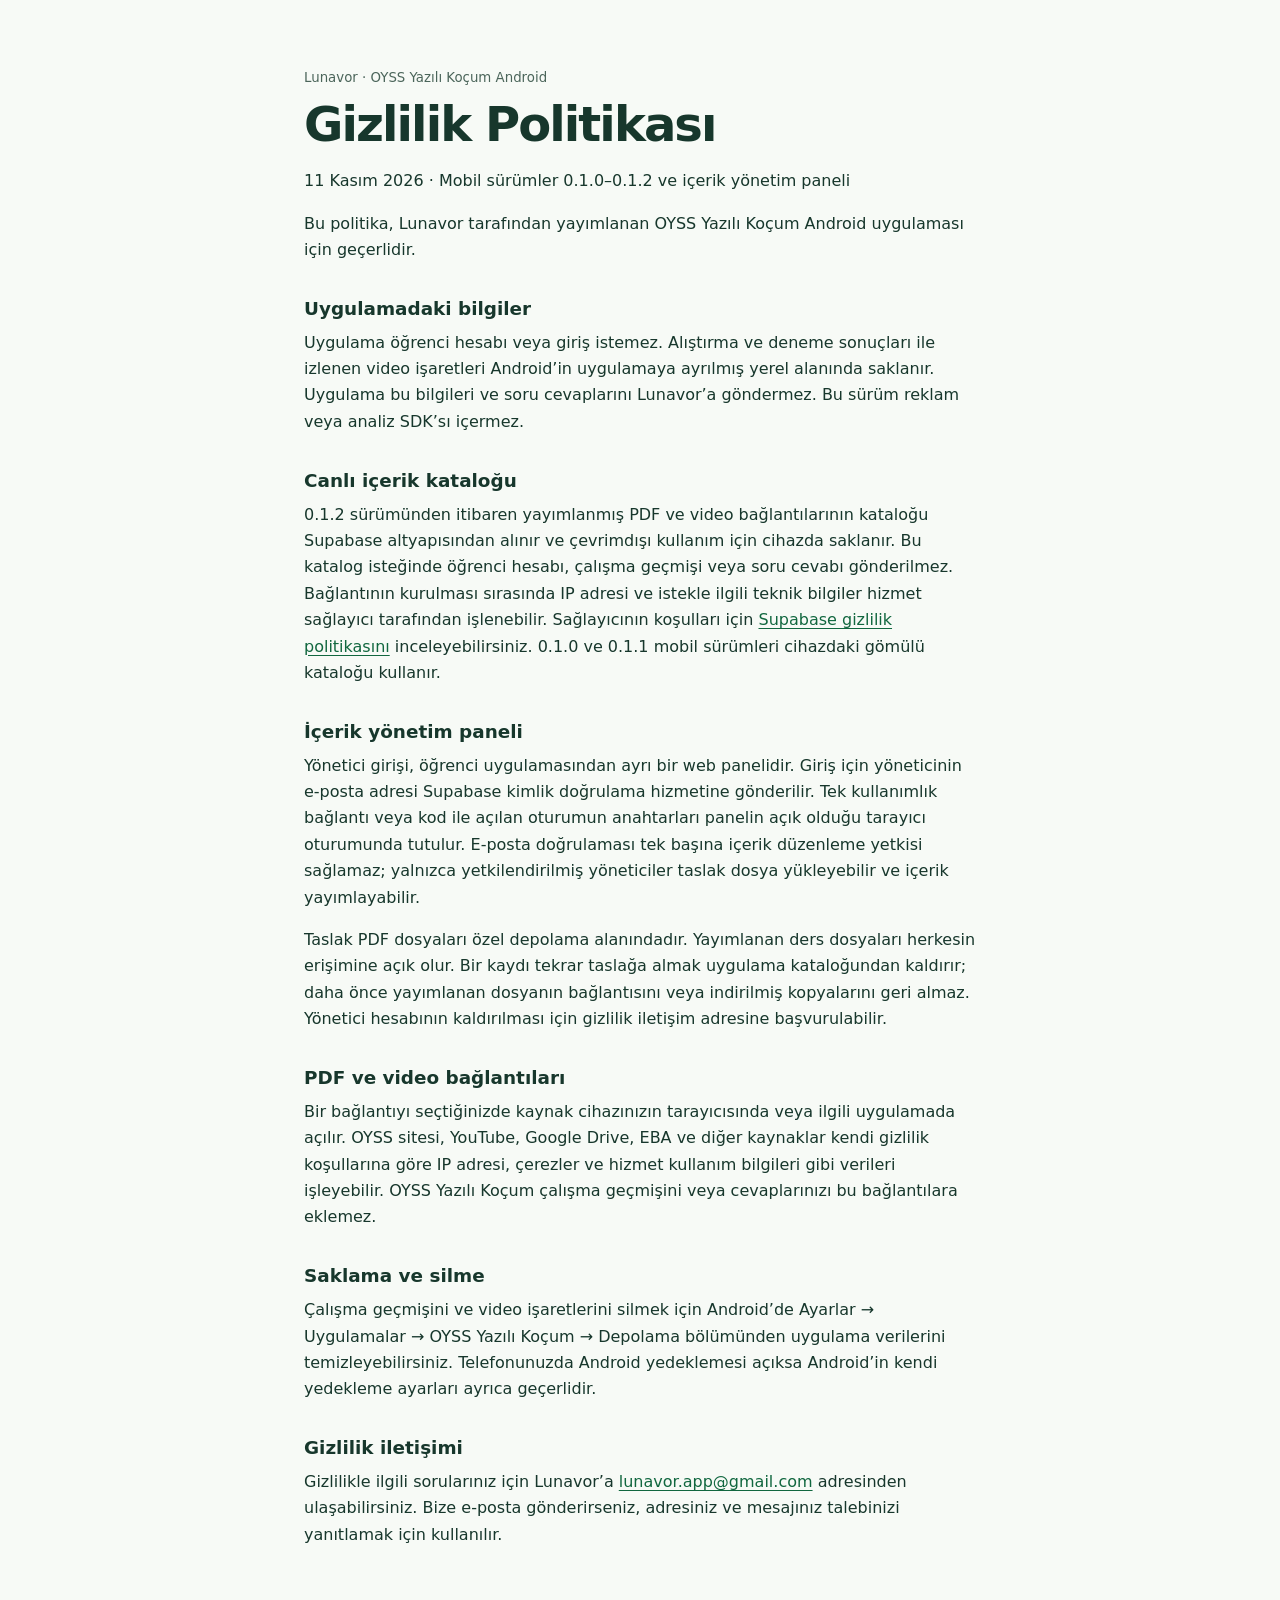
<file: index.html>
<!doctype html>
<html lang="tr">
<meta charset="utf-8">
<meta name="viewport" content="width=device-width, initial-scale=1">
<title>OYSS Yazılı Koçum · Gizlilik Politikası</title>
<style>
  :root { color-scheme: light; background: #f7faf6; color: #17372c; font: 16px/1.65 system-ui, sans-serif; }
  main { max-width: 42rem; margin: 4rem auto; padding: 0 1.25rem; }
  h1 { font-size: clamp(2rem, 7vw, 3rem); line-height: 1.12; letter-spacing: -.04em; margin: .5rem 0 1rem; }
  h2 { font-size: 1.15rem; margin: 1.9rem 0 .35rem; }
  p { margin: .35rem 0 1rem; }
  small { color: #4b655a; }
  a { color: #11673f; text-underline-offset: .18em; }
</style>
<main>
  <small>Lunavor · OYSS Yazılı Koçum Android</small>
  <h1>Gizlilik Politikası</h1>
  <p>11 Kasım 2026 · Mobil sürümler 0.1.0–0.1.2 ve içerik yönetim paneli</p>
  <p>Bu politika, Lunavor tarafından yayımlanan OYSS Yazılı Koçum Android uygulaması için geçerlidir.</p>
  <h2>Uygulamadaki bilgiler</h2>
  <p>Uygulama öğrenci hesabı veya giriş istemez. Alıştırma ve deneme sonuçları ile izlenen video işaretleri Android’in uygulamaya ayrılmış yerel alanında saklanır. Uygulama bu bilgileri ve soru cevaplarını Lunavor’a göndermez. Bu sürüm reklam veya analiz SDK’sı içermez.</p>
  <h2>Canlı içerik kataloğu</h2>
  <p>0.1.2 sürümünden itibaren yayımlanmış PDF ve video bağlantılarının kataloğu Supabase altyapısından alınır ve çevrimdışı kullanım için cihazda saklanır. Bu katalog isteğinde öğrenci hesabı, çalışma geçmişi veya soru cevabı gönderilmez. Bağlantının kurulması sırasında IP adresi ve istekle ilgili teknik bilgiler hizmet sağlayıcı tarafından işlenebilir. Sağlayıcının koşulları için <a href="https://supabase.com/privacy">Supabase gizlilik politikasını</a> inceleyebilirsiniz. 0.1.0 ve 0.1.1 mobil sürümleri cihazdaki gömülü kataloğu kullanır.</p>
  <h2>İçerik yönetim paneli</h2>
  <p>Yönetici girişi, öğrenci uygulamasından ayrı bir web panelidir. Giriş için yöneticinin e-posta adresi Supabase kimlik doğrulama hizmetine gönderilir. Tek kullanımlık bağlantı veya kod ile açılan oturumun anahtarları panelin açık olduğu tarayıcı oturumunda tutulur. E-posta doğrulaması tek başına içerik düzenleme yetkisi sağlamaz; yalnızca yetkilendirilmiş yöneticiler taslak dosya yükleyebilir ve içerik yayımlayabilir.</p>
  <p>Taslak PDF dosyaları özel depolama alanındadır. Yayımlanan ders dosyaları herkesin erişimine açık olur. Bir kaydı tekrar taslağa almak uygulama kataloğundan kaldırır; daha önce yayımlanan dosyanın bağlantısını veya indirilmiş kopyalarını geri almaz. Yönetici hesabının kaldırılması için gizlilik iletişim adresine başvurulabilir.</p>
  <h2>PDF ve video bağlantıları</h2>
  <p>Bir bağlantıyı seçtiğinizde kaynak cihazınızın tarayıcısında veya ilgili uygulamada açılır. OYSS sitesi, YouTube, Google Drive, EBA ve diğer kaynaklar kendi gizlilik koşullarına göre IP adresi, çerezler ve hizmet kullanım bilgileri gibi verileri işleyebilir. OYSS Yazılı Koçum çalışma geçmişini veya cevaplarınızı bu bağlantılara eklemez.</p>
  <h2>Saklama ve silme</h2>
  <p>Çalışma geçmişini ve video işaretlerini silmek için Android’de Ayarlar → Uygulamalar → OYSS Yazılı Koçum → Depolama bölümünden uygulama verilerini temizleyebilirsiniz. Telefonunuzda Android yedeklemesi açıksa Android’in kendi yedekleme ayarları ayrıca geçerlidir.</p>
  <h2>Gizlilik iletişimi</h2>
  <p>Gizlilikle ilgili sorularınız için Lunavor’a <a href="mailto:lunavor.app@gmail.com">lunavor.app@gmail.com</a> adresinden ulaşabilirsiniz. Bize e-posta gönderirseniz, adresiniz ve mesajınız talebinizi yanıtlamak için kullanılır.</p>
</main>
</html>
</file>
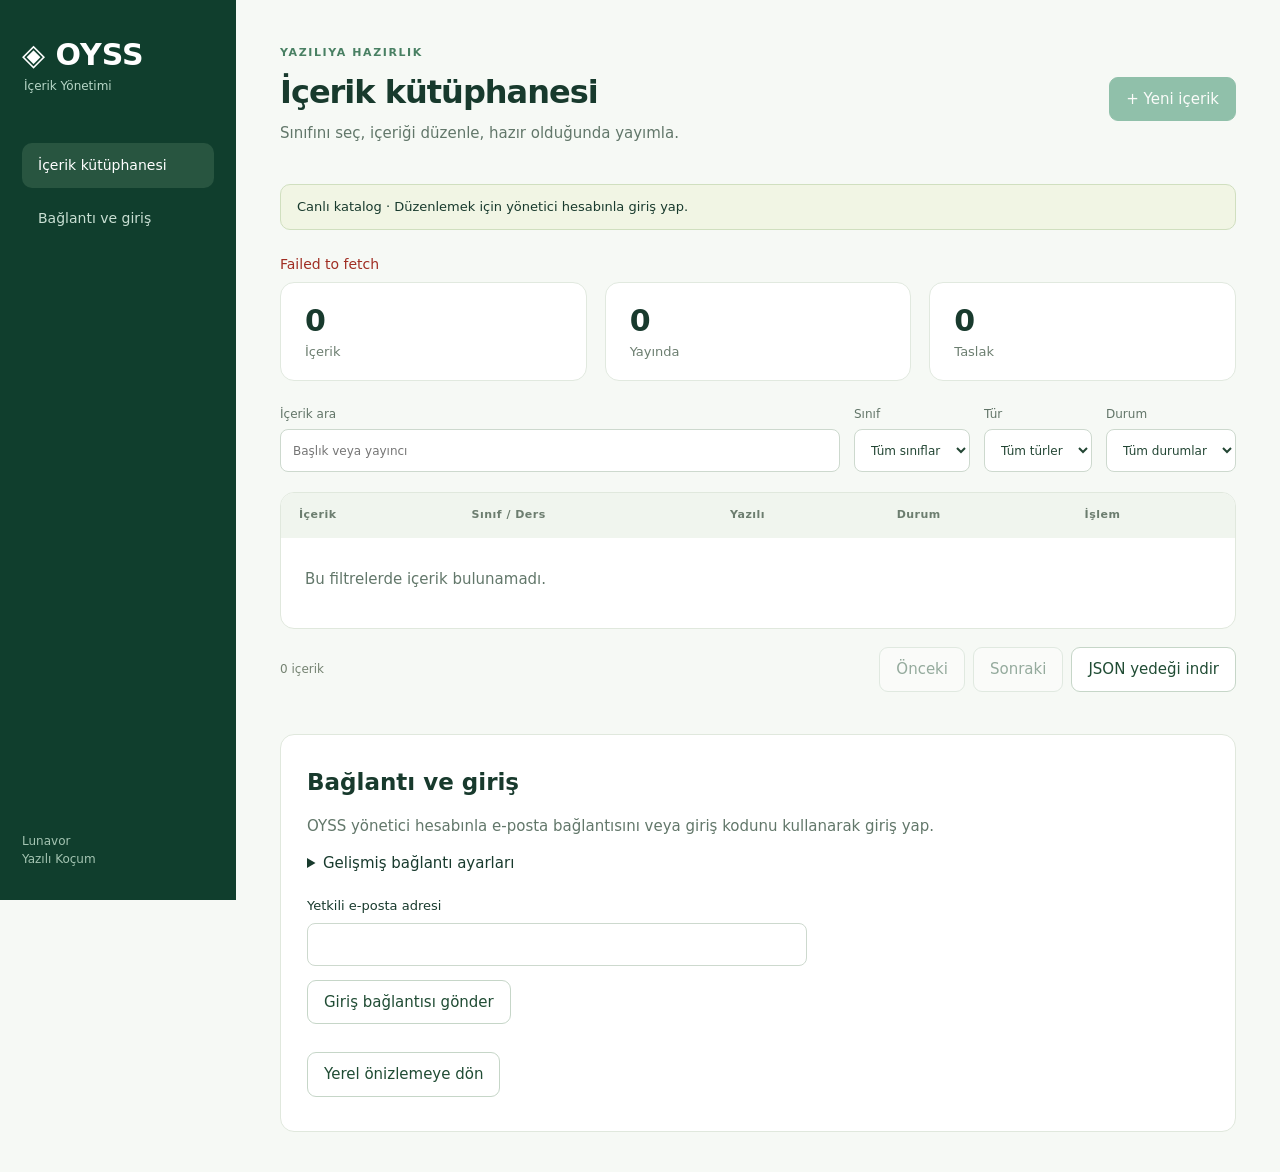
<file: admin/index.html>
<!doctype html>
<html lang="tr">
<head>
<meta charset="utf-8"><meta name="viewport" content="width=device-width,initial-scale=1">
<title>OYSS İçerik Yönetimi</title>
<link rel="stylesheet" href="style.css">
<meta http-equiv="Content-Security-Policy" content="default-src 'self'; script-src 'self'; style-src 'self'; img-src 'self' data:; connect-src 'self' https://*.supabase.co; object-src 'none'; base-uri 'none'; form-action 'self'">
</head>
<body>
<aside><div class="brand">◈ OYSS<span>İçerik Yönetimi</span></div><a href="#library" class="nav active">İçerik kütüphanesi</a><a href="#connection" class="nav">Bağlantı ve giriş</a><div class="aside-foot">Lunavor<br>Yazılı Koçum</div></aside>
<main>
<header><div><small>YAZILIYA HAZIRLIK</small><h1>İçerik kütüphanesi</h1><p>Sınıfını seç, içeriği düzenle, hazır olduğunda yayımla.</p></div><button id="new" class="primary">+ Yeni içerik</button></header>
<div id="mode" class="banner">Yerel önizleme hazırlanıyor…</div>
<div id="status" role="status" aria-live="polite"></div>
<section id="library">
<div class="stats"><article><strong id="total">0</strong><span>İçerik</span></article><article><strong id="published">0</strong><span>Yayında</span></article><article><strong id="drafts">0</strong><span>Taslak</span></article></div>
<div class="filters"><label>İçerik ara<input id="search" type="search" placeholder="Başlık veya yayıncı"></label><label>Sınıf<select id="filter-grade"><option value="">Tüm sınıflar</option></select></label><label>Tür<select id="filter-kind"><option value="">Tüm türler</option><option value="pdf">PDF</option><option value="video">Video</option></select></label><label>Durum<select id="filter-state"><option value="">Tüm durumlar</option><option value="published">Yayında</option><option value="draft">Taslak</option></select></label></div>
<div class="table-wrap"><table><thead><tr><th>İçerik</th><th>Sınıf / Ders</th><th>Yazılı</th><th>Durum</th><th>İşlem</th></tr></thead><tbody id="rows"></tbody></table><p id="empty" hidden>Bu filtrelerde içerik bulunamadı.</p></div>
<div class="pagination"><span id="count"></span><button id="previous">Önceki</button><button id="next">Sonraki</button><button id="export">JSON yedeği indir</button></div>
</section>
<section id="connection" class="connection"><h2>Bağlantı ve giriş</h2><p id="connection-hint">OYSS yönetici hesabınla giriş yap.</p>
<details><summary>Gelişmiş bağlantı ayarları</summary><form id="config-form" class="form-grid"><label>Supabase proje adresi<input id="project-url" type="url" placeholder="https://proje.supabase.co" required></label><label>Herkese açık anon anahtarı<input id="anon-key" type="password" autocomplete="off" required></label><button class="primary">Projeye bağlan</button></form>
</details><form id="email-form" hidden><label>Yetkili e-posta adresi<input id="email" type="email" autocomplete="email" required></label><button>Giriş bağlantısı gönder</button></form>
<form id="otp-form" hidden><label>E-posta kodu<input id="otp" inputmode="numeric" autocomplete="one-time-code" required></label><button class="primary">Giriş yap</button></form>
<button id="logout" hidden>Oturumu kapat</button><button id="offline">Yerel önizlemeye dön</button>
</section>
</main>
<dialog id="editor"><form id="edit-form"><div class="dialog-head"><div><small>İÇERİK DÜZENLE</small><h2 id="edit-heading">Yeni içerik</h2></div><button type="button" id="close" aria-label="Kapat">×</button></div>
<label>Başlık<input id="title" maxlength="300" required></label>
<div class="form-grid"><label>Sınıf<select id="grade" required></select></label><label>Ders<select id="subject" required></select></label><label>Yazılı<select id="exam"><option value="1-1">1. dönem 1. yazılı</option><option value="1-2">1. dönem 2. yazılı</option><option value="2-1">2. dönem 1. yazılı</option><option value="2-2">2. dönem 2. yazılı</option></select></label><label>Tür<select id="kind"><option value="pdf">PDF</option><option value="video">Video</option></select></label></div>
<label>Yayıncı veya kanal<input id="publisher" maxlength="200"></label><label>PDF veya video bağlantısı<input id="url" type="url" placeholder="https://…"></label><label>Veya PDF dosyası yükle<input id="file" type="file" accept="application/pdf,.pdf"></label><p class="hint">PDF en fazla 25 MB. Dosya yüklemek için canlı projeye giriş yapmalısın. Taslaklar uygulamada görünmez.</p>
<p id="editor-error" role="alert"></p><div class="dialog-actions"><button type="submit" id="save">Taslak olarak kaydet</button><button type="button" id="publish" class="primary">Yayımla</button></div></form></dialog>
<script src="app.js" type="module"></script>
</body></html>
</file>
<file: admin/style.css>
:root{font:15px/1.5 system-ui,sans-serif;color:#183a2d;background:#f6f9f5;--green:#177d50}*{box-sizing:border-box}body{margin:0;display:flex}aside{width:236px;position:fixed;inset:0 auto 0 0;background:#103e2d;color:white;padding:32px 22px;display:flex;flex-direction:column}.brand{font-size:30px;font-weight:750;margin-bottom:44px}.brand span{display:block;font-size:12px;font-weight:400;color:#b8d7c8;margin-left:2px}.nav{color:#c9dfd3;text-decoration:none;padding:12px 16px;margin:4px 0;border-radius:10px;font-size:14px}.nav.active{background:#285540;color:white}.aside-foot{margin-top:auto;font-size:12px;color:#a4c4b2}main{margin-left:236px;width:calc(100% - 236px);padding:40px 44px}header{display:flex;align-items:center;justify-content:space-between;gap:20px;margin-bottom:26px}small{font-size:11px;letter-spacing:1.6px;font-weight:750;color:#498063}h1{font-size:32px;letter-spacing:-1px;margin:5px 0}h2{font-size:23px;margin:4px 0 16px}p{color:#62776a;margin:6px 0 14px}button{font:inherit;border:1px solid #c6d6c8;border-radius:9px;background:white;color:#204c34;padding:10px 16px;cursor:pointer;white-space:nowrap}button:hover{background:#ecf5ed}button:disabled{opacity:.45;cursor:default}button.primary{background:var(--green);color:white;border-color:var(--green)}button.primary:hover{background:#11653e}.banner{border:1px solid #d0dfbf;border-radius:10px;padding:12px 16px;background:#f1f5e4;font-size:13px;margin-bottom:24px}#status{min-height:28px;font-size:14px;color:#12633e}#status.error,#editor-error{color:#a02e23}.stats{display:flex;gap:18px;margin-bottom:24px}.stats article{background:white;padding:18px 24px;border:1px solid #e1e9df;border-radius:14px;flex:1}.stats strong{display:block;font-size:30px;line-height:1.3}.stats span{color:#6c7e70;font-size:13px}.filters{display:flex;gap:14px;margin-bottom:20px}.filters label:first-child{flex:1}.filters label{font-size:12px;color:#627568}input,select{font:inherit;display:block;width:100%;border:1px solid #cdd9ce;border-radius:8px;background:white;padding:10px 12px;margin:6px 0 14px;color:#234634;min-height:43px}input:focus,select:focus,button:focus-visible{outline:3px solid #b5e8c6;outline-offset:2px}.filters input,.filters select{margin-bottom:0}.table-wrap{background:white;border:1px solid #e0e8dd;border-radius:14px;overflow:auto}table{width:100%;border-collapse:collapse;text-align:left}th{font-size:11px;letter-spacing:.5px;color:#6c7d6f;background:#f0f5ee;padding:14px 18px}td{padding:14px 18px;border-top:1px solid #edf1eb;font-size:13px}td:first-child{width:46%}td strong{display:block;max-width:520px;font-size:14px;font-weight:650}td small{display:block;letter-spacing:0;font-size:11px;font-weight:400;color:#7c8c7c}.badge{display:inline-block;padding:4px 10px;border-radius:18px;background:#eff2eb;color:#717965;font-size:11px}.badge.live{background:#e1f4e6;color:#23734a}.pagination{display:flex;align-items:center;gap:8px;margin:18px 0}.pagination span{margin-right:auto;font-size:12px;color:#758372}#empty{padding:24px}.connection{background:white;border:1px solid #e0e8dd;border-radius:14px;padding:26px;margin-top:42px}.form-grid{display:grid;grid-template-columns:1fr 1fr;gap:0 16px}label{font-size:13px}.connection form{margin:20px 0}.connection #email-form,.connection #otp-form{max-width:500px}.connection button{margin-right:8px;margin-bottom:8px}dialog{width:min(680px,95vw);border:0;border-radius:18px;padding:28px;box-shadow:0 24px 80px #0c302b44;color:#183a2d}dialog::backdrop{background:#163f2f66}.dialog-head{display:flex;justify-content:space-between;align-items:flex-start}.dialog-head button{font-size:24px;padding:0 12px;border:0}.dialog-actions{display:flex;justify-content:flex-end;gap:10px;margin-top:20px}.hint{font-size:12px;color:#6d7b6b}#editor-error:empty{display:none}[hidden]{display:none!important}@media(max-width:900px){aside{width:170px;padding:24px 12px}.brand{font-size:26px}.nav{padding:10px;font-size:12px}main{margin-left:170px;width:calc(100% - 170px);padding:28px 22px}.filters{flex-wrap:wrap}.filters label:first-child{flex-basis:100%}h1{font-size:26px}}@media(max-width:600px){body{display:block}aside{position:static;width:100%;padding:14px 18px;display:block}.brand{margin:0;font-size:22px}.brand span,.aside-foot{display:none}.nav{display:inline-block;margin:8px 0 0}main{margin:0;width:100%;padding:22px 16px}header{align-items:flex-start}h1{font-size:24px}header p{font-size:13px}header button{padding:9px 11px}.stats{gap:8px}.stats article{padding:14px}.stats strong{font-size:24px}.filters{gap:8px}.filters label{flex:1}.filters select{font-size:12px;padding:8px}.pagination{flex-wrap:wrap}.pagination span{flex-basis:100%}.form-grid{grid-template-columns:1fr}dialog{padding:20px}.dialog-actions{flex-wrap:wrap}}
</file>
